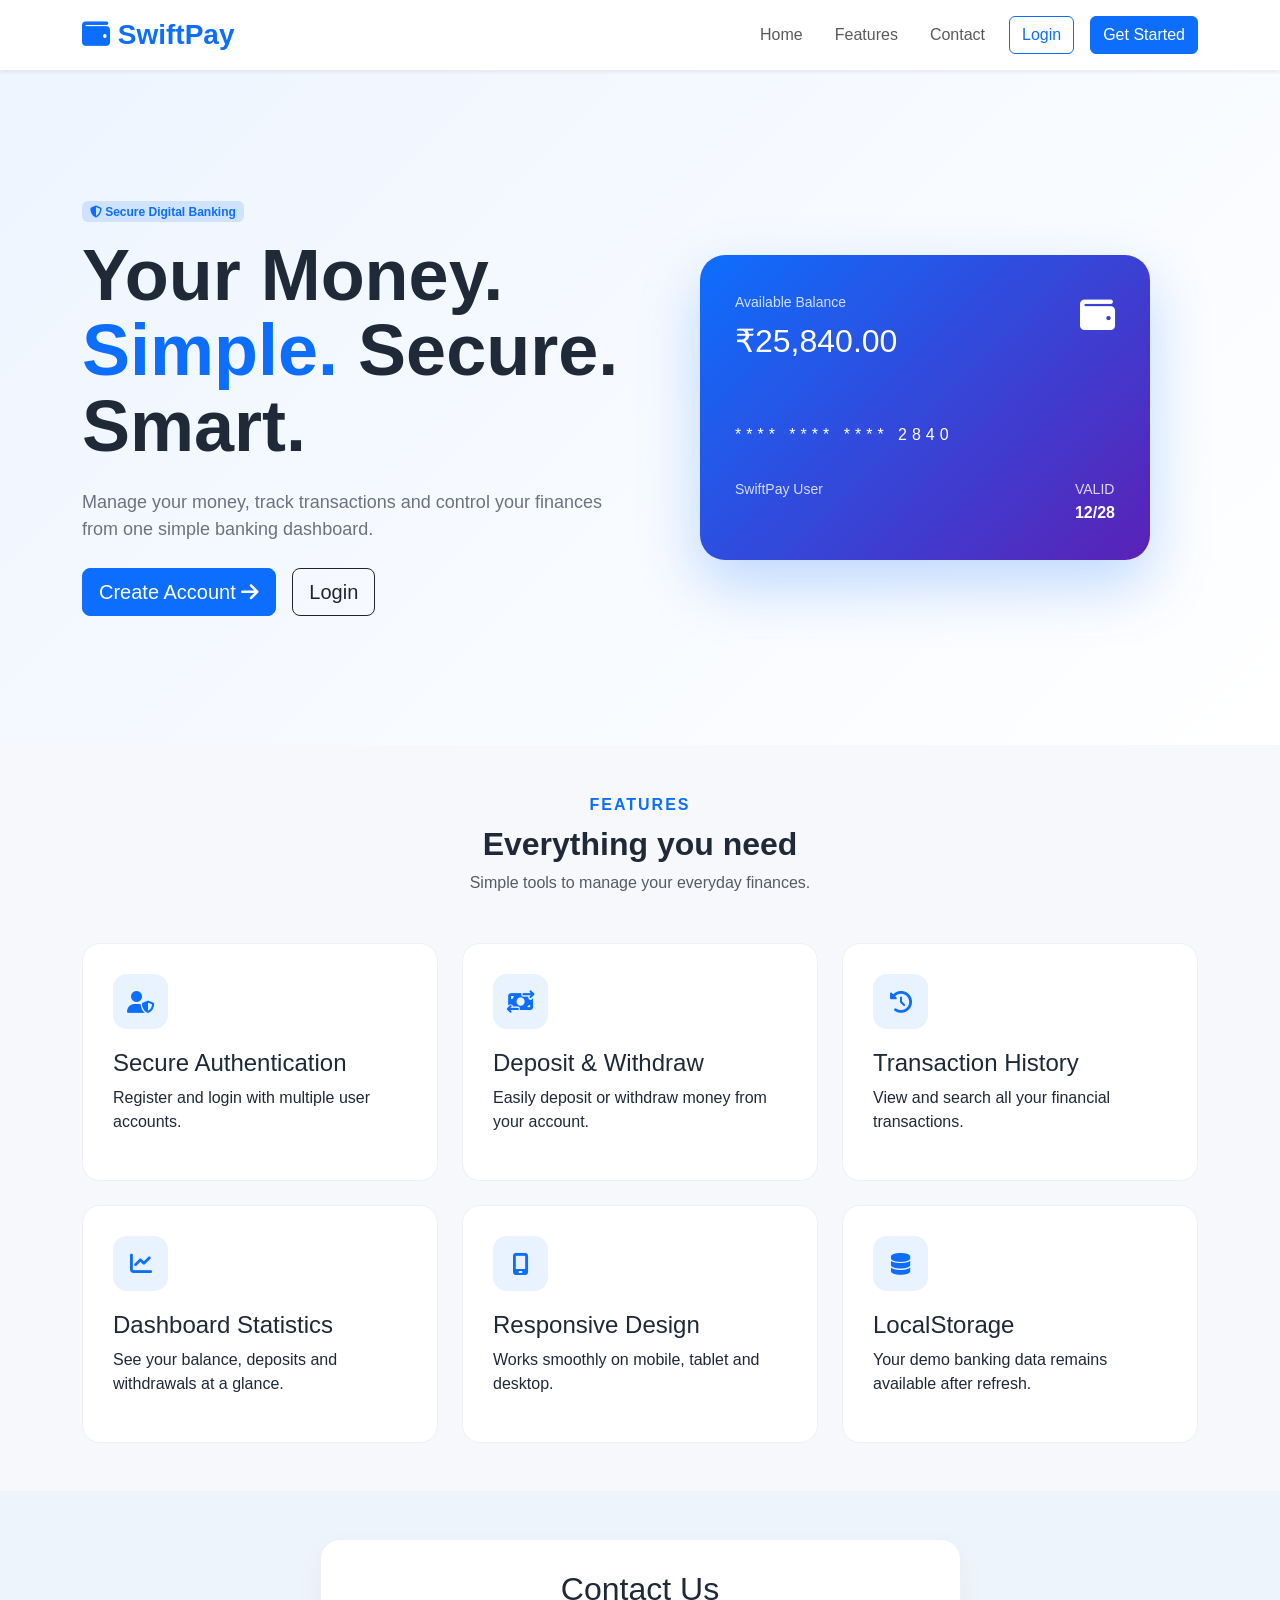
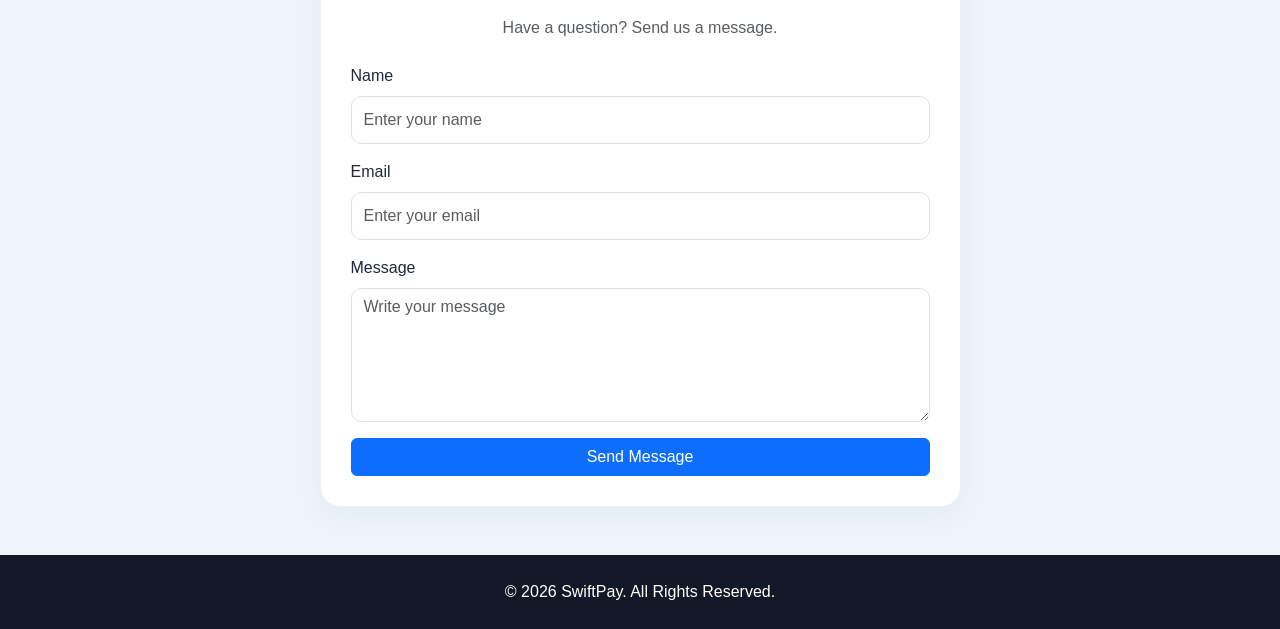
<file: index.html>
<!DOCTYPE html>
<html lang="en">

<head>
    <meta charset="UTF-8">
    <meta name="viewport" content="width=device-width, initial-scale=1.0">

    <title>SwiftPay - Digital Banking</title>

    <link href="https://cdn.jsdelivr.net/npm/bootstrap@5.3.3/dist/css/bootstrap.min.css" rel="stylesheet">

    <link rel="stylesheet" href="https://cdnjs.cloudflare.com/ajax/libs/font-awesome/6.5.2/css/all.min.css">

    <link rel="stylesheet" href="CSS/style.css">
</head>

<body>

    <nav class="navbar navbar-expand-lg bg-white shadow-sm">
        <div class="container">

            <a class="navbar-brand fw-bold text-primary fs-3" href="index.html">
                <i class="fa-solid fa-wallet"></i>
                SwiftPay
            </a>

            <button class="navbar-toggler" type="button" data-bs-toggle="collapse" data-bs-target="#mainNavbar">
                <span class="navbar-toggler-icon"></span>
            </button>

            <div class="collapse navbar-collapse" id="mainNavbar">

                <ul class="navbar-nav ms-auto align-items-lg-center gap-lg-3">

                    <li class="nav-item">
                        <a class="nav-link" href="#home">Home</a>
                    </li>

                    <li class="nav-item">
                        <a class="nav-link" href="#features">Features</a>
                    </li>

                    <li class="nav-item">
                        <a class="nav-link" href="#contact">Contact</a>
                    </li>

                    <li class="nav-item">
                        <a href="banking-app/login.html" class="btn btn-outline-primary">
                            Login
                        </a>
                    </li>

                    <li class="nav-item">
                        <a href="banking-app/login.html" class="btn btn-primary">
                            Get Started
                        </a>
                    </li>

                </ul>

            </div>
        </div>
    </nav>


    <!-- HERO -->

    <section id="home" class="hero-section">
        <div class="container">

            <div class="row align-items-center min-vh-75">

                <div class="col-lg-6">

                    <span class="badge bg-primary-subtle text-primary mb-3">
                        <i class="fa-solid fa-shield-halved"></i>
                        Secure Digital Banking
                    </span>

                    <h1 class="hero-title">
                        Your Money.
                        <span>Simple.</span>
                        Secure. Smart.
                    </h1>

                    <p class="hero-text">
                        Manage your money, track transactions and control
                        your finances from one simple banking dashboard.
                    </p>

                    <div class="d-flex gap-3 flex-wrap">

                        <a href="banking-app/login.html" class="btn btn-primary btn-lg">
                            Create Account
                            <i class="fa-solid fa-arrow-right"></i>
                        </a>

                        <a href="banking-app/login.html" class="btn btn-outline-dark btn-lg">
                            Login
                        </a>

                    </div>

                </div>


                <div class="col-lg-6 mt-5 mt-lg-0">

                    <div class="hero-card">

                        <div class="d-flex justify-content-between">
                            <div>
                                <small>Available Balance</small>
                                <h2>₹25,840.00</h2>
                            </div>

                            <div class="hero-icon">
                                <i class="fa-solid fa-wallet"></i>
                            </div>
                        </div>

                        <div class="card-number">
                            **** **** **** 2840
                        </div>

                        <div class="d-flex justify-content-between">
                            <div>
                                <small>SwiftPay User</small>
                            </div>

                            <div>
                                <small>VALID</small>
                                <br>
                                <strong>12/28</strong>
                            </div>
                        </div>

                    </div>

                </div>

            </div>

        </div>
    </section>


    <!-- FEATURES -->

    <section id="features" class="py-5">

        <div class="container">

            <div class="text-center mb-5">
                <span class="section-label">FEATURES</span>

                <h2 class="fw-bold mt-2">
                    Everything you need
                </h2>

                <p class="text-muted">
                    Simple tools to manage your everyday finances.
                </p>
            </div>


            <div class="row g-4">

                <div class="col-md-6 col-lg-4">
                    <div class="feature-card">
                        <div class="feature-icon">
                            <i class="fa-solid fa-user-shield"></i>
                        </div>

                        <h4>Secure Authentication</h4>

                        <p>
                            Register and login with multiple user accounts.
                        </p>
                    </div>
                </div>


                <div class="col-md-6 col-lg-4">
                    <div class="feature-card">
                        <div class="feature-icon">
                            <i class="fa-solid fa-money-bill-transfer"></i>
                        </div>

                        <h4>Deposit & Withdraw</h4>

                        <p>
                            Easily deposit or withdraw money from your account.
                        </p>
                    </div>
                </div>


                <div class="col-md-6 col-lg-4">
                    <div class="feature-card">
                        <div class="feature-icon">
                            <i class="fa-solid fa-clock-rotate-left"></i>
                        </div>

                        <h4>Transaction History</h4>

                        <p>
                            View and search all your financial transactions.
                        </p>
                    </div>
                </div>


                <div class="col-md-6 col-lg-4">
                    <div class="feature-card">
                        <div class="feature-icon">
                            <i class="fa-solid fa-chart-line"></i>
                        </div>

                        <h4>Dashboard Statistics</h4>

                        <p>
                            See your balance, deposits and withdrawals at a glance.
                        </p>
                    </div>
                </div>


                <div class="col-md-6 col-lg-4">
                    <div class="feature-card">
                        <div class="feature-icon">
                            <i class="fa-solid fa-mobile-screen"></i>
                        </div>

                        <h4>Responsive Design</h4>

                        <p>
                            Works smoothly on mobile, tablet and desktop.
                        </p>
                    </div>
                </div>


                <div class="col-md-6 col-lg-4">
                    <div class="feature-card">
                        <div class="feature-icon">
                            <i class="fa-solid fa-database"></i>
                        </div>

                        <h4>LocalStorage</h4>

                        <p>
                            Your demo banking data remains available after refresh.
                        </p>
                    </div>
                </div>

            </div>

        </div>

    </section>


    <!-- CONTACT -->

    <section id="contact" class="contact-section py-5">

        <div class="container">

            <div class="row justify-content-center">

                <div class="col-lg-7">

                    <div class="form-card">

                        <div class="text-center mb-4">

                            <h2>Contact Us</h2>

                            <p class="text-muted">
                                Have a question? Send us a message.
                            </p>

                        </div>


                        <form id="contactForm">

                            <div class="mb-3">

                                <label class="form-label">
                                    Name
                                </label>

                                <input type="text" id="contactName" class="form-control" placeholder="Enter your name"
                                    required>

                            </div>


                            <div class="mb-3">

                                <label class="form-label">
                                    Email
                                </label>

                                <input type="email" id="contactEmail" class="form-control"
                                    placeholder="Enter your email" required>

                            </div>


                            <div class="mb-3">

                                <label class="form-label">
                                    Message
                                </label>

                                <textarea id="contactMessage" class="form-control" rows="5"
                                    placeholder="Write your message" required></textarea>

                            </div>


                            <button class="btn btn-primary w-100">
                                Send Message
                            </button>

                        </form>

                    </div>

                </div>

            </div>

        </div>

    </section>


    <footer class="footer">
        <div class="container text-center">
            <p class="mb-0">
                © 2026 SwiftPay. All Rights Reserved.
            </p>
        </div>
    </footer>


    <div id="toastContainer"></div>


    <script src="https://cdn.jsdelivr.net/npm/bootstrap@5.3.3/dist/js/bootstrap.bundle.min.js"></script>

    <script src="JavaScript/app.js"></script>

</body>

</html>
</file>
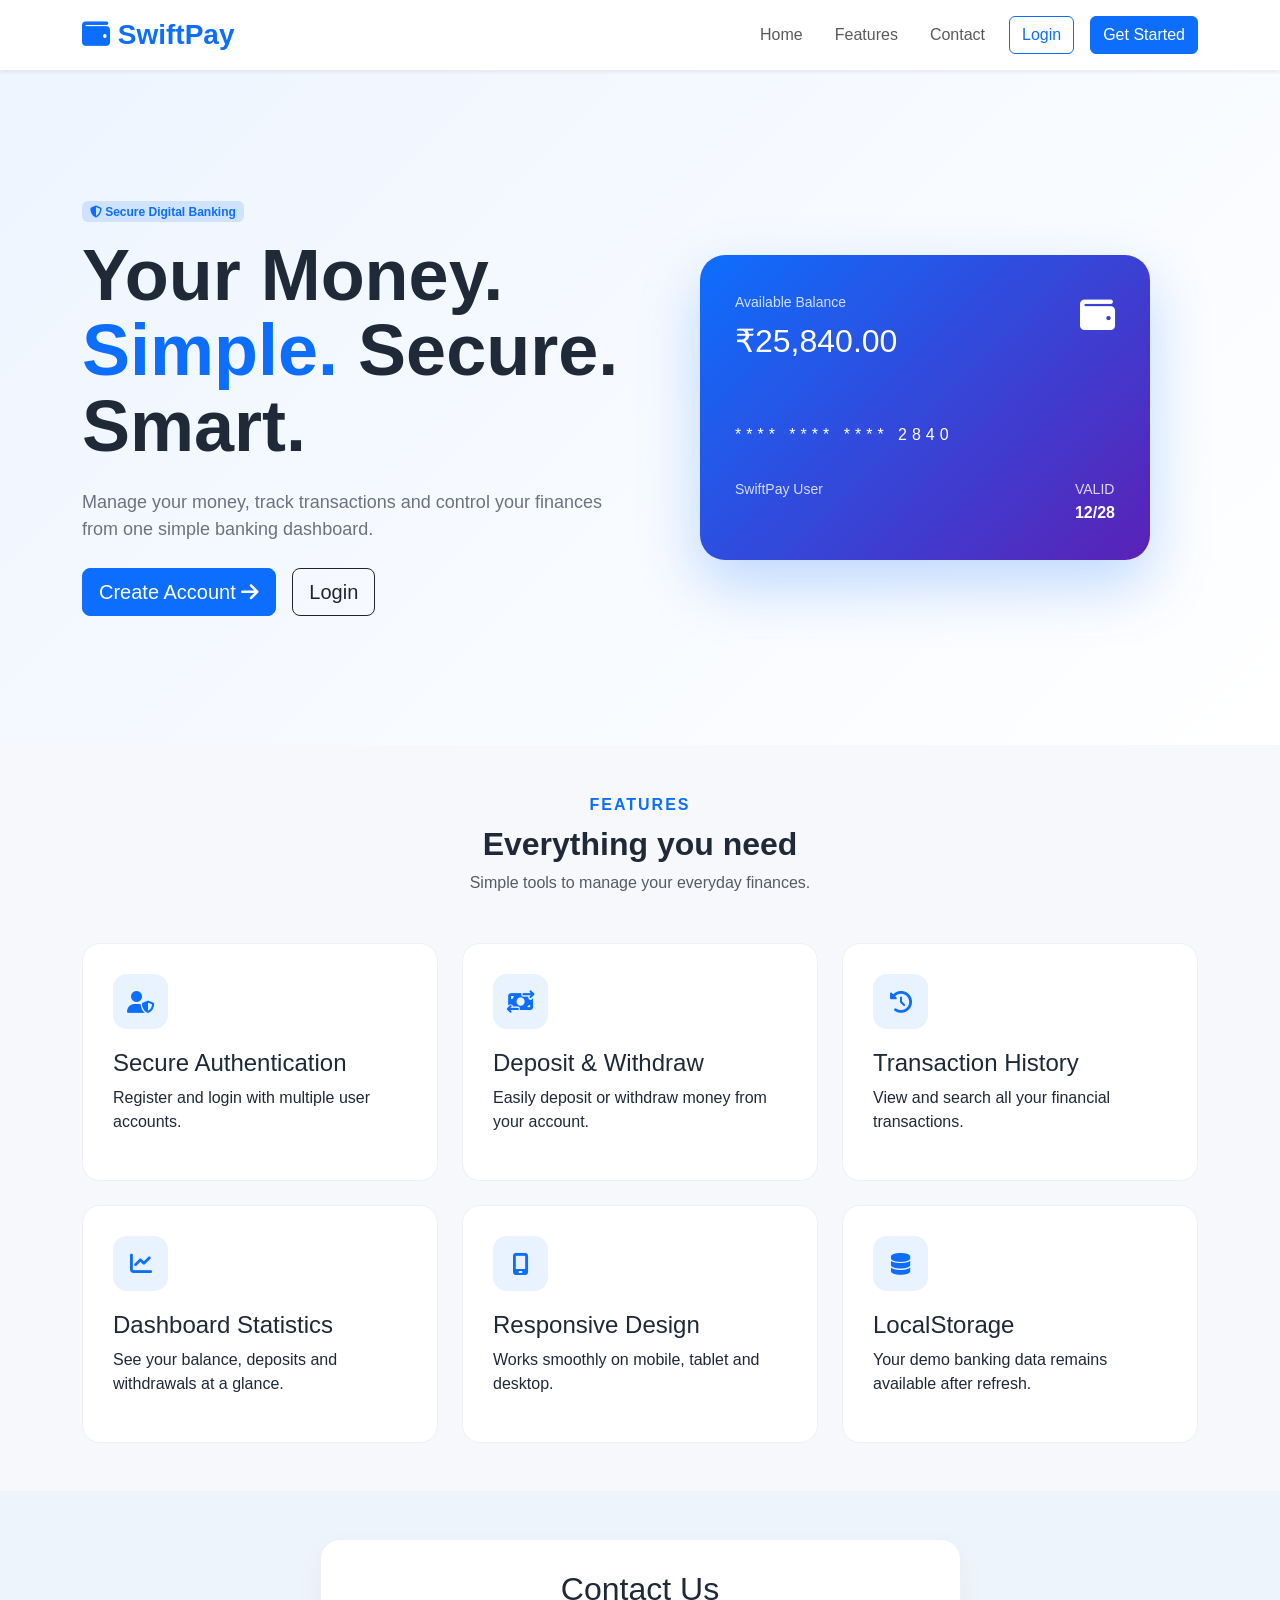
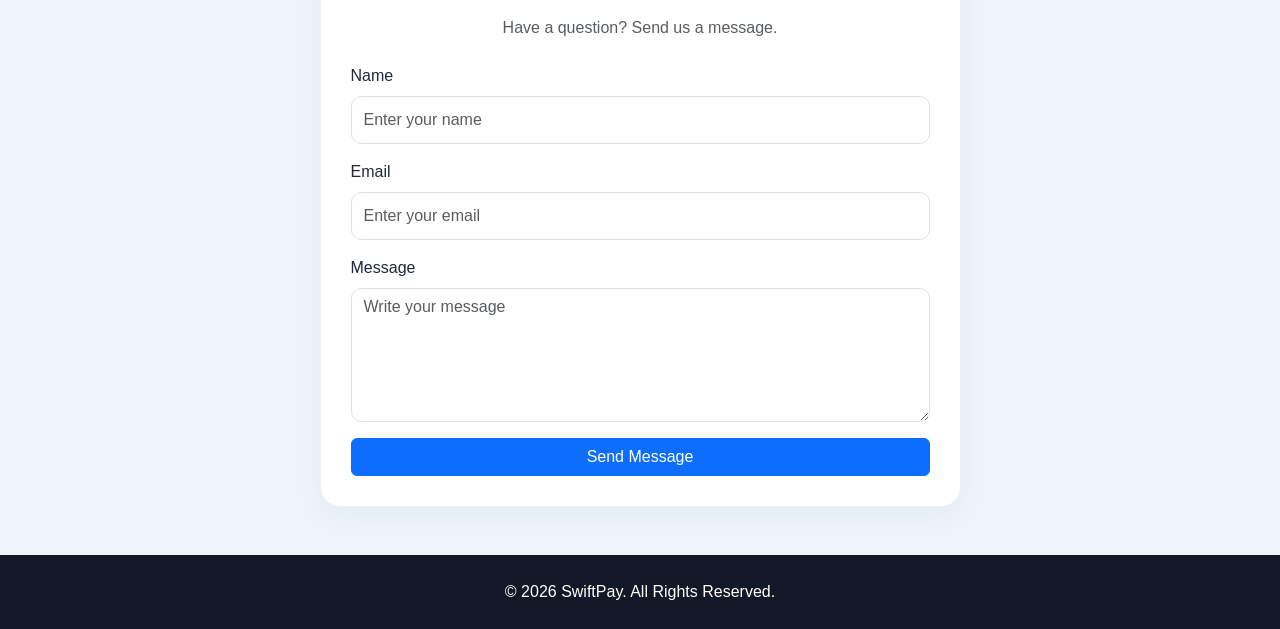
<file: banking-app/index.html>
<!DOCTYPE html>
<html lang="en">

<head>
    <meta charset="UTF-8">
    <meta name="viewport" content="width=device-width, initial-scale=1.0">

    <title>SwiftPay - Digital Banking</title>

    <link href="https://cdn.jsdelivr.net/npm/bootstrap@5.3.3/dist/css/bootstrap.min.css" rel="stylesheet">

    <link rel="stylesheet" href="https://cdnjs.cloudflare.com/ajax/libs/font-awesome/6.5.2/css/all.min.css">

    <link rel="stylesheet" href="../CSS/style.css">
</head>

<body>

    <nav class="navbar navbar-expand-lg bg-white shadow-sm">
        <div class="container">

            <a class="navbar-brand fw-bold text-primary fs-3" href="index.html">
                <i class="fa-solid fa-wallet"></i>
                SwiftPay
            </a>

            <button class="navbar-toggler" type="button" data-bs-toggle="collapse" data-bs-target="#mainNavbar">
                <span class="navbar-toggler-icon"></span>
            </button>

            <div class="collapse navbar-collapse" id="mainNavbar">

                <ul class="navbar-nav ms-auto align-items-lg-center gap-lg-3">

                    <li class="nav-item">
                        <a class="nav-link" href="#home">Home</a>
                    </li>

                    <li class="nav-item">
                        <a class="nav-link" href="#features">Features</a>
                    </li>

                    <li class="nav-item">
                        <a class="nav-link" href="#contact">Contact</a>
                    </li>

                    <li class="nav-item">
                        <a href="login.html" class="btn btn-outline-primary">
                            Login
                        </a>
                    </li>

                    <li class="nav-item">
                        <a href="signup.html" class="btn btn-primary">
                            Get Started
                        </a>
                    </li>

                </ul>

            </div>
        </div>
    </nav>


    <!-- HERO -->

    <section id="home" class="hero-section">
        <div class="container">

            <div class="row align-items-center min-vh-75">

                <div class="col-lg-6">

                    <span class="badge bg-primary-subtle text-primary mb-3">
                        <i class="fa-solid fa-shield-halved"></i>
                        Secure Digital Banking
                    </span>

                    <h1 class="hero-title">
                        Your Money.
                        <span>Simple.</span>
                        Secure. Smart.
                    </h1>

                    <p class="hero-text">
                        Manage your money, track transactions and control
                        your finances from one simple banking dashboard.
                    </p>

                    <div class="d-flex gap-3 flex-wrap">

                        <a href="signup.html" class="btn btn-primary btn-lg">
                            Create Account
                            <i class="fa-solid fa-arrow-right"></i>
                        </a>

                        <a href="login.html" class="btn btn-outline-dark btn-lg">
                            Login
                        </a>

                    </div>

                </div>


                <div class="col-lg-6 mt-5 mt-lg-0">

                    <div class="hero-card">

                        <div class="d-flex justify-content-between">
                            <div>
                                <small>Available Balance</small>
                                <h2>₹25,840.00</h2>
                            </div>

                            <div class="hero-icon">
                                <i class="fa-solid fa-wallet"></i>
                            </div>
                        </div>

                        <div class="card-number">
                            **** **** **** 2840
                        </div>

                        <div class="d-flex justify-content-between">
                            <div>
                                <small>SwiftPay User</small>
                            </div>

                            <div>
                                <small>VALID</small>
                                <br>
                                <strong>12/28</strong>
                            </div>
                        </div>

                    </div>

                </div>

            </div>

        </div>
    </section>


    <!-- FEATURES -->

    <section id="features" class="py-5">

        <div class="container">

            <div class="text-center mb-5">
                <span class="section-label">FEATURES</span>

                <h2 class="fw-bold mt-2">
                    Everything you need
                </h2>

                <p class="text-muted">
                    Simple tools to manage your everyday finances.
                </p>
            </div>


            <div class="row g-4">

                <div class="col-md-6 col-lg-4">
                    <div class="feature-card">
                        <div class="feature-icon">
                            <i class="fa-solid fa-user-shield"></i>
                        </div>

                        <h4>Secure Authentication</h4>

                        <p>
                            Register and login with multiple user accounts.
                        </p>
                    </div>
                </div>


                <div class="col-md-6 col-lg-4">
                    <div class="feature-card">
                        <div class="feature-icon">
                            <i class="fa-solid fa-money-bill-transfer"></i>
                        </div>

                        <h4>Deposit & Withdraw</h4>

                        <p>
                            Easily deposit or withdraw money from your account.
                        </p>
                    </div>
                </div>


                <div class="col-md-6 col-lg-4">
                    <div class="feature-card">
                        <div class="feature-icon">
                            <i class="fa-solid fa-clock-rotate-left"></i>
                        </div>

                        <h4>Transaction History</h4>

                        <p>
                            View and search all your financial transactions.
                        </p>
                    </div>
                </div>


                <div class="col-md-6 col-lg-4">
                    <div class="feature-card">
                        <div class="feature-icon">
                            <i class="fa-solid fa-chart-line"></i>
                        </div>

                        <h4>Dashboard Statistics</h4>

                        <p>
                            See your balance, deposits and withdrawals at a glance.
                        </p>
                    </div>
                </div>


                <div class="col-md-6 col-lg-4">
                    <div class="feature-card">
                        <div class="feature-icon">
                            <i class="fa-solid fa-mobile-screen"></i>
                        </div>

                        <h4>Responsive Design</h4>

                        <p>
                            Works smoothly on mobile, tablet and desktop.
                        </p>
                    </div>
                </div>


                <div class="col-md-6 col-lg-4">
                    <div class="feature-card">
                        <div class="feature-icon">
                            <i class="fa-solid fa-database"></i>
                        </div>

                        <h4>LocalStorage</h4>

                        <p>
                            Your demo banking data remains available after refresh.
                        </p>
                    </div>
                </div>

            </div>

        </div>

    </section>


    <!-- CONTACT -->

    <section id="contact" class="contact-section py-5">

        <div class="container">

            <div class="row justify-content-center">

                <div class="col-lg-7">

                    <div class="form-card">

                        <div class="text-center mb-4">

                            <h2>Contact Us</h2>

                            <p class="text-muted">
                                Have a question? Send us a message.
                            </p>

                        </div>


                        <form id="contactForm">

                            <div class="mb-3">

                                <label class="form-label">
                                    Name
                                </label>

                                <input type="text" id="contactName" class="form-control" placeholder="Enter your name"
                                    required>

                            </div>


                            <div class="mb-3">

                                <label class="form-label">
                                    Email
                                </label>

                                <input type="email" id="contactEmail" class="form-control"
                                    placeholder="Enter your email" required>

                            </div>


                            <div class="mb-3">

                                <label class="form-label">
                                    Message
                                </label>

                                <textarea id="contactMessage" class="form-control" rows="5"
                                    placeholder="Write your message" required></textarea>

                            </div>


                            <button class="btn btn-primary w-100">
                                Send Message
                            </button>

                        </form>

                    </div>

                </div>

            </div>

        </div>

    </section>


    <footer class="footer">
        <div class="container text-center">
            <p class="mb-0">
                © 2026 SwiftPay. All Rights Reserved.
            </p>
        </div>
    </footer>


    <div id="toastContainer"></div>


    <script src="https://cdn.jsdelivr.net/npm/bootstrap@5.3.3/dist/js/bootstrap.bundle.min.js"></script>

    <script src="../JavaScript/app.js"></script>

</body>

</html>
</file>
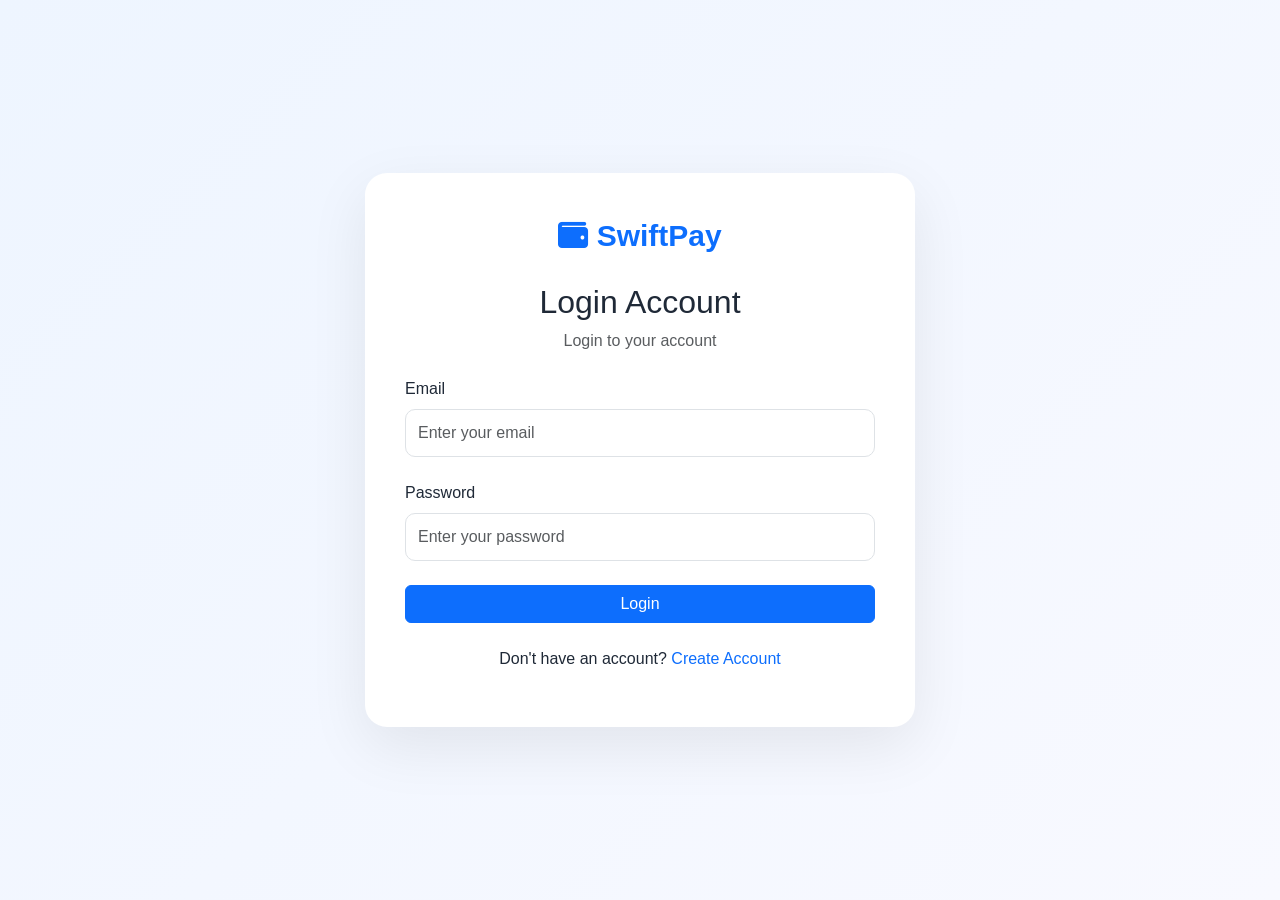
<file: banking-app/banking.html>
<!DOCTYPE html>
<html lang="en">

<head>

    <meta charset="UTF-8">

    <meta
        name="viewport"
        content="width=device-width, initial-scale=1.0"
    >

    <title>Banking - SwiftPay</title>

    <link
        href="https://cdn.jsdelivr.net/npm/bootstrap@5.3.3/dist/css/bootstrap.min.css"
        rel="stylesheet"
    >

    <link
        rel="stylesheet"
        href="https://cdnjs.cloudflare.com/ajax/libs/font-awesome/6.5.2/css/all.min.css"
    >
    
    <link rel="stylesheet" href="../CSS/style.css">

</head>


<body>


<nav class="navbar navbar-expand-lg bg-white shadow-sm">

    <div class="container">

        <a
            class="navbar-brand fw-bold text-primary fs-3"
            href="dashboard.html"
        >

            <i class="fa-solid fa-wallet"></i>
            SwiftPay

        </a>


        <button
            class="navbar-toggler"
            data-bs-toggle="collapse"
            data-bs-target="#bankingNav"
        >

            <span class="navbar-toggler-icon"></span>

        </button>


        <div class="collapse navbar-collapse" id="bankingNav">

            <ul class="navbar-nav ms-auto align-items-lg-center gap-lg-3">

                <li class="nav-item">
                    <a
                        class="nav-link"
                        href="dashboard.html"
                    >
                        Dashboard
                    </a>
                </li>

                <li class="nav-item">
                    <a
                        class="nav-link active"
                        href="banking.html"
                    >
                        Banking
                    </a>
                </li>

                <li class="nav-item">
                    <span
                        id="navUserName"
                        class="nav-link fw-semibold">
                    </span>
                </li>

                <li class="nav-item">

                    <button
                        id="logoutBtn"
                        class="btn btn-outline-danger"
                    >

                        <i class="fa-solid fa-right-from-bracket"></i>
                        Logout

                    </button>

                </li>

            </ul>

        </div>

    </div>

</nav>


<main class="container py-5">


    <div class="mb-5">

        <p class="text-muted mb-1">
            Banking Services
        </p>

        <h2>
            Manage Your Money
        </h2>

    </div>


    <!-- BALANCE -->

    <div class="balance-banner mb-5">

        <div>

            <p class="mb-1">
                Available Balance
            </p>

            <h1 id="bankBalance">
                ₹0.00
            </h1>

        </div>


        <i class="fa-solid fa-wallet"></i>

    </div>


    <div class="row g-4">


        <!-- DEPOSIT -->

        <div class="col-lg-6" id="deposit">

            <div class="form-card">

                <div class="form-heading">

                    <div class="transaction-icon credit">
                        <i class="fa-solid fa-arrow-down"></i>
                    </div>

                    <div>
                        <h4>Deposit Money</h4>
                        <p>Add money to your account</p>
                    </div>

                </div>


                <form id="depositForm">

                    <label class="form-label">
                        Amount
                    </label>

                    <div class="input-group mb-3">

                        <span class="input-group-text">
                            ₹
                        </span>

                        <input
                            type="number"
                            id="depositAmount"
                            class="form-control"
                            min="1"
                            step="0.01"
                            placeholder="Enter amount"
                            required
                        >

                    </div>


                    <button
                        type="submit"
                        class="btn btn-success w-100"
                    >

                        <i class="fa-solid fa-plus"></i>
                        Deposit

                    </button>

                </form>

            </div>

        </div>


        <!-- WITHDRAW -->

        <div class="col-lg-6" id="withdraw">

            <div class="form-card">

                <div class="form-heading">

                    <div class="transaction-icon debit">
                        <i class="fa-solid fa-arrow-up"></i>
                    </div>

                    <div>
                        <h4>Withdraw Money</h4>
                        <p>Withdraw money from your account</p>
                    </div>

                </div>


                <form id="withdrawForm">

                    <label class="form-label">
                        Amount
                    </label>

                    <div class="input-group mb-3">

                        <span class="input-group-text">
                            ₹
                        </span>

                        <input
                            type="number"
                            id="withdrawAmount"
                            class="form-control"
                            min="1"
                            step="0.01"
                            placeholder="Enter amount"
                            required
                        >

                    </div>


                    <button
                        type="submit"
                        class="btn btn-danger w-100"
                    >

                        <i class="fa-solid fa-minus"></i>
                        Withdraw

                    </button>

                </form>

            </div>

        </div>


    </div>


    <!-- TRANSACTIONS -->

    <section id="transactions" class="section-card mt-5">

        <div class="d-flex justify-content-between align-items-center mb-4">

            <div>

                <h4>
                    Transaction History
                </h4>

                <p class="text-muted mb-0">
                    Search and filter your transactions
                </p>

            </div>

        </div>


        <!-- SEARCH -->

        <div class="row g-3 mb-4">

            <div class="col-md-6">

                <div class="input-group">

                    <span class="input-group-text">
                        <i class="fa-solid fa-search"></i>
                    </span>

                    <input
                        type="text"
                        id="transactionSearch"
                        class="form-control"
                        placeholder="Search transactions..."
                    >

                </div>

            </div>


            <div class="col-md-3">

                <select
                    id="transactionFilter"
                    class="form-select"
                >

                    <option value="all">
                        All Transactions
                    </option>

                    <option value="credit">
                        Credit
                    </option>

                    <option value="debit">
                        Debit
                    </option>

                </select>

            </div>


            <div class="col-md-3">

                <button
                    id="clearFilters"
                    class="btn btn-outline-secondary w-100"
                >

                    Clear Filters

                </button>

            </div>

        </div>


        <div id="transactionList">

        </div>


    </section>


</main>


<div id="toastContainer"></div>


<script src="https://cdn.jsdelivr.net/npm/bootstrap@5.3.3/dist/js/bootstrap.bundle.min.js"></script>

<script src="../JavaScript/app.js"></script>
<script src="../JavaScript/auth.js"></script>
<script src="../JavaScript/banking.js"></script>
<script src="../JavaScript/transaction.js"></script>

</body>

</html>
</file>
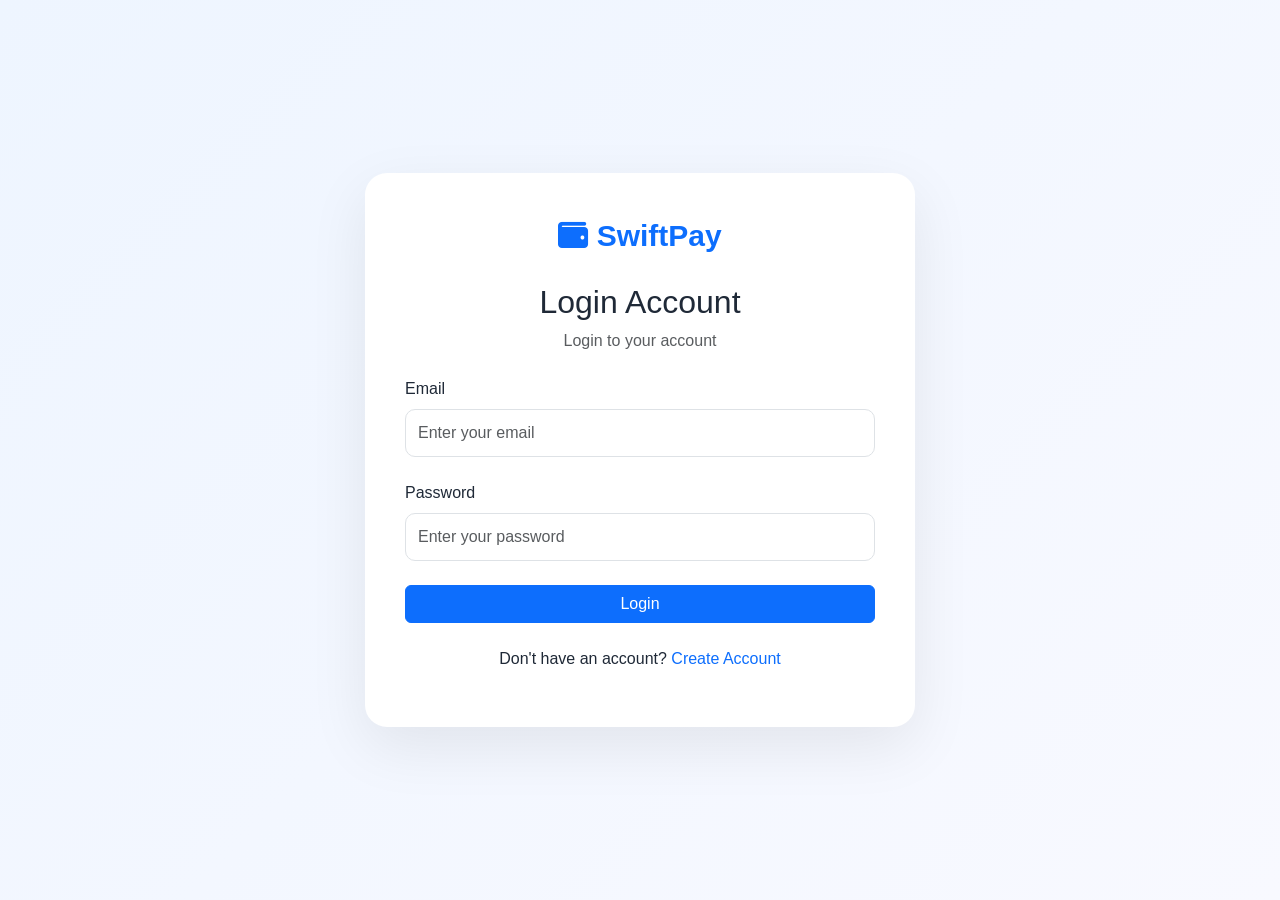
<file: banking-app/dashboard.html>
<!DOCTYPE html>
<html lang="en">

<head>

    <meta charset="UTF-8">

    <meta
        name="viewport"
        content="width=device-width, initial-scale=1.0"
    >

    <title>Dashboard - SwiftPay</title>

    <!-- Bootstrap -->
    <link
        href="https://cdn.jsdelivr.net/npm/bootstrap@5.3.3/dist/css/bootstrap.min.css"
        rel="stylesheet"
    >

    <!-- Font Awesome -->
    <link
        rel="stylesheet"
        href="https://cdnjs.cloudflare.com/ajax/libs/font-awesome/6.5.2/css/all.min.css"
    >

    <!-- Custom CSS -->
    <link
        rel="stylesheet"
        href="../CSS/style.css"
    >

</head>


<body class="dashboard-body">


<!-- =========================
     NAVBAR
========================= -->

<nav class="navbar navbar-expand-lg bg-white shadow-sm">

    <div class="container">

        <a
            class="navbar-brand fw-bold text-primary fs-3"
            href="dashboard.html"
        >

            <i class="fa-solid fa-wallet"></i>

            SwiftPay

        </a>


        <button
            class="navbar-toggler"
            type="button"
            data-bs-toggle="collapse"
            data-bs-target="#dashboardNav"
        >

            <span class="navbar-toggler-icon"></span>

        </button>


        <div
            class="collapse navbar-collapse"
            id="dashboardNav"
        >

            <ul class="navbar-nav ms-auto align-items-lg-center gap-lg-3">

                <li class="nav-item">

                    <a
                        class="nav-link active"
                        href="dashboard.html"
                    >
                        Dashboard
                    </a>

                </li>


                <li class="nav-item">

                    <a
                        class="nav-link"
                        href="banking.html"
                    >
                        Banking
                    </a>

                </li>


                <li class="nav-item">

                    <span
                        id="navUserName"
                        class="nav-link fw-semibold"
                    >
                    </span>

                </li>


                <li class="nav-item">

                    <button
                        id="logoutBtn"
                        class="btn btn-outline-danger"
                    >

                        <i class="fa-solid fa-right-from-bracket"></i>

                        Logout

                    </button>

                </li>

            </ul>

        </div>

    </div>

</nav>


<!-- =========================
     MAIN
========================= -->

<main class="container py-5">


    <!-- WELCOME -->

    <div class="mb-4">

        <p class="text-muted mb-1">
            Welcome back,
        </p>

        <h2 id="welcomeUser">
            User
        </h2>

    </div>


    <!-- =========================
         STATISTICS
    ========================= -->

    <div class="row g-4 mb-5">


        <!-- BALANCE -->

        <div class="col-md-6 col-lg-3">

            <div class="stat-card">

                <div class="stat-icon">

                    <i class="fa-solid fa-wallet"></i>

                </div>

                <p>Balance</p>

                <h3 id="balanceAmount">
                    ₹0.00
                </h3>

            </div>

        </div>


        <!-- DEPOSITS -->

        <div class="col-md-6 col-lg-3">

            <div class="stat-card">

                <div class="stat-icon success">

                    <i class="fa-solid fa-arrow-down"></i>

                </div>

                <p>Total Deposits</p>

                <h3 id="totalDeposits">
                    ₹0.00
                </h3>

            </div>

        </div>


        <!-- WITHDRAWALS -->

        <div class="col-md-6 col-lg-3">

            <div class="stat-card">

                <div class="stat-icon danger">

                    <i class="fa-solid fa-arrow-up"></i>

                </div>

                <p>Total Withdrawals</p>

                <h3 id="totalWithdrawals">
                    ₹0.00
                </h3>

            </div>

        </div>


        <!-- TRANSACTIONS -->

        <div class="col-md-6 col-lg-3">

            <div class="stat-card">

                <div class="stat-icon purple">

                    <i class="fa-solid fa-receipt"></i>

                </div>

                <p>Transactions</p>

                <h3 id="transactionCount">
                    0
                </h3>

            </div>

        </div>

    </div>


    <!-- =========================
         QUICK ACTIONS
    ========================= -->

    <div class="section-card mb-5">

        <h4 class="mb-4">
            Quick Actions
        </h4>


        <div class="row g-3">


            <div class="col-md-4">

                <a
                    href="banking.html#deposit"
                    class="quick-action"
                >

                    <i class="fa-solid fa-circle-plus"></i>

                    <span>
                        Deposit Money
                    </span>

                </a>

            </div>


            <div class="col-md-4">

                <a
                    href="banking.html#withdraw"
                    class="quick-action"
                >

                    <i class="fa-solid fa-money-bill-transfer"></i>

                    <span>
                        Withdraw Money
                    </span>

                </a>

            </div>


            <div class="col-md-4">

                <a
                    href="banking.html#transactions"
                    class="quick-action"
                >

                    <i class="fa-solid fa-clock-rotate-left"></i>

                    <span>
                        View Transactions
                    </span>

                </a>

            </div>

        </div>

    </div>


    <!-- =========================
         RECENT TRANSACTIONS
    ========================= -->

    <div class="section-card">

        <div class="d-flex justify-content-between align-items-center mb-4">

            <h4 class="mb-0">
                Recent Transactions
            </h4>

            <a href="banking.html#transactions">
                View All
            </a>

        </div>


        <div id="recentTransactions">

        </div>

    </div>


</main>


<!-- Toast -->

<div id="toastContainer"></div>


<!-- Bootstrap JS -->

<script
    src="https://cdn.jsdelivr.net/npm/bootstrap@5.3.3/dist/js/bootstrap.bundle.min.js">
</script>


<!-- =========================
     JAVASCRIPT
========================= -->

<!-- Common functions FIRST -->
<script src="../JavaScript/app.js"></script>

<!-- Authentication -->
<script src="../JavaScript/auth.js"></script>

<!-- Transaction functions -->
<script src="../JavaScript/transaction.js"></script>


</body>

</html>
</file>
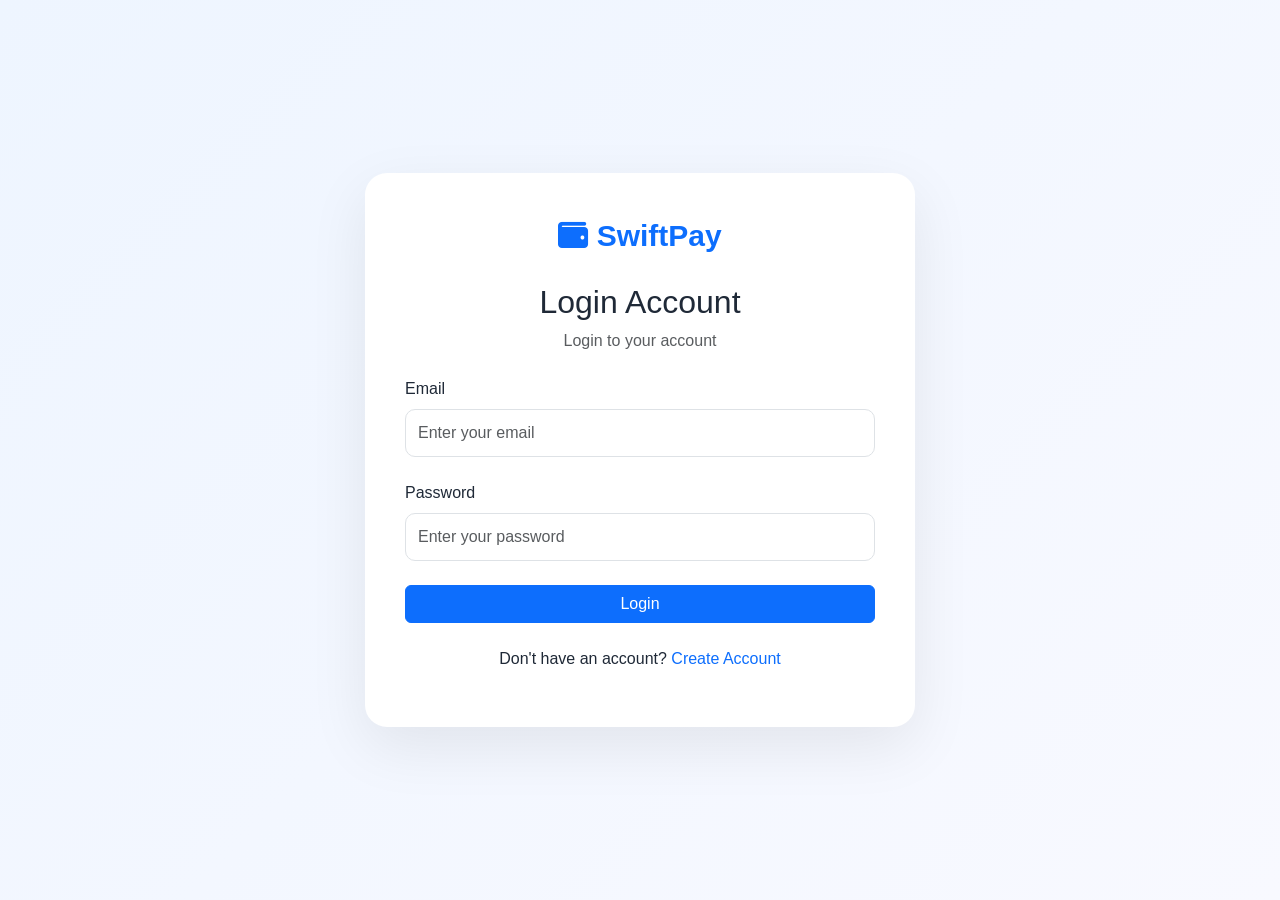
<file: banking-app/login.html>
<!DOCTYPE html>
<html lang="en">

<head>
    <meta charset="UTF-8">
    <meta name="viewport" content="width=device-width, initial-scale=1.0">

    <title>FinBank - Login</title>

    <link href="https://cdn.jsdelivr.net/npm/bootstrap@5.3.3/dist/css/bootstrap.min.css" rel="stylesheet">

    <link rel="stylesheet" href="https://cdnjs.cloudflare.com/ajax/libs/font-awesome/6.5.2/css/all.min.css">

    <!-- CSS is outside banking-app folder -->
    <link rel="stylesheet" href="../CSS/style.css">
</head>

<body class="auth-body">

    <div class="auth-container">

        <div class="auth-card">

            <div class="text-center mb-4">

                <a href="../index.html" class="auth-logo">

                    <i class="fa-solid fa-wallet"></i>

                    SwiftPay

                </a>

                <h2>
                    Login Account
                </h2>

                <p class="text-muted">
                    Login to your account
                </p>

            </div>

            <form id="loginForm">

                <!-- EMAIL -->

                <div class="mb-4">

                    <label for="loginEmail" class="form-label">

                        Email

                    </label>

                    <input type="email" id="loginEmail" class="form-control" placeholder="Enter your email" required>

                </div>


                <!-- PASSWORD -->

                <div class="mb-4">

                    <label for="loginPassword" class="form-label">

                        Password

                    </label>

                    <input type="password" id="loginPassword" class="form-control" placeholder="Enter your password"
                        required>

                </div>


                <!-- LOGIN BUTTON -->

                <button type="submit" id="loginBtn" class="btn btn-primary w-100">

                    Login

                </button>

            </form>


            <p class="text-center mt-4">

                Don't have an account?

                <a href="signup.html">
                    Create Account
                </a>

            </p>

        </div>
    </div>


    <!-- JavaScript is outside banking-app folder -->

    <script src="../JavaScript/app.js"></script>
    <script src="../JavaScript/auth.js"></script>

</body>

</html>
</file>
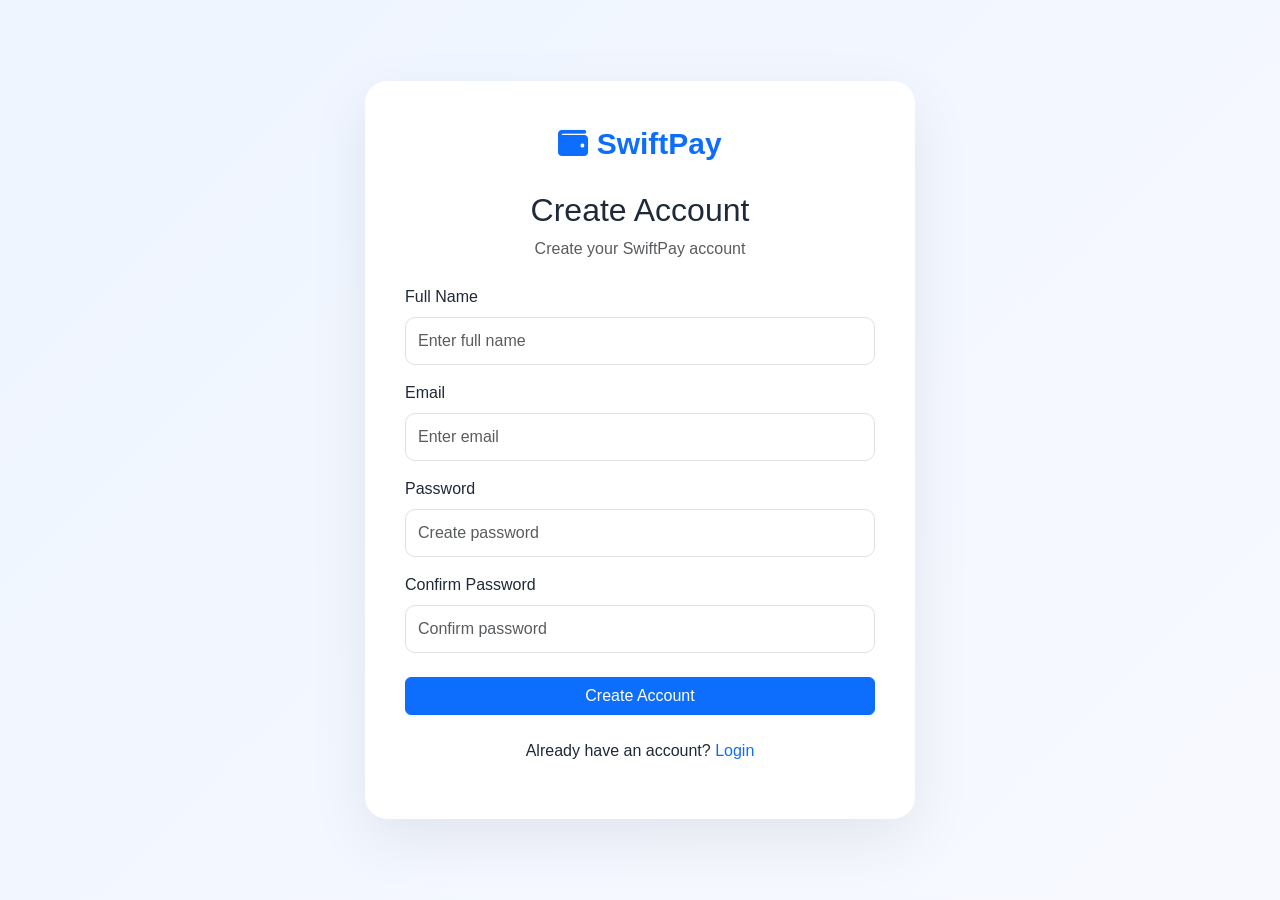
<file: banking-app/signup.html>
<!DOCTYPE html>
<html lang="en">

<head>

    <meta charset="UTF-8">
    <meta name="viewport" content="width=device-width, initial-scale=1.0">

    <title>Sign Up - SwiftPay</title>


    <!-- Bootstrap -->

    <link
        href="https://cdn.jsdelivr.net/npm/bootstrap@5.3.3/dist/css/bootstrap.min.css"
        rel="stylesheet"
    >


    <!-- Font Awesome -->

    <link
        rel="stylesheet"
        href="https://cdnjs.cloudflare.com/ajax/libs/font-awesome/6.5.2/css/all.min.css"
    >


    <!-- IMPORTANT:
         CSS folder is outside banking-app -->

    <link
        rel="stylesheet"
        href="../CSS/style.css"
    >

</head>


<body class="auth-body">


    <div class="auth-container">

        <div class="auth-card">


            <!-- Logo / Heading -->

            <div class="text-center mb-4">

                <a
                    href="../index.html"
                    class="auth-logo"
                >

                    <i class="fa-solid fa-wallet"></i>

                    SwiftPay

                </a>


                <h2>
                    Create Account
                </h2>


                <p class="text-muted">
                    Create your SwiftPay account
                </p>

            </div>



            <!-- Signup Form -->

            <form id="signupForm">


                <!-- Full Name -->

                <div class="mb-3">

                    <label
                        for="signupName"
                        class="form-label"
                    >

                        Full Name

                    </label>


                    <input
                        type="text"
                        id="signupName"
                        class="form-control"
                        placeholder="Enter full name"
                        required
                    >

                </div>



                <!-- Email -->

                <div class="mb-3">

                    <label
                        for="signupEmail"
                        class="form-label"
                    >

                        Email

                    </label>


                    <input
                        type="email"
                        id="signupEmail"
                        class="form-control"
                        placeholder="Enter email"
                        required
                    >

                </div>



                <!-- Password -->

                <div class="mb-3">

                    <label
                        for="signupPassword"
                        class="form-label"
                    >

                        Password

                    </label>


                    <input
                        type="password"
                        id="signupPassword"
                        class="form-control"
                        placeholder="Create password"
                        required
                    >

                </div>



                <!-- Confirm Password -->

                <div class="mb-4">

                    <label
                        for="signupConfirmPassword"
                        class="form-label"
                    >

                        Confirm Password

                    </label>


                    <input
                        type="password"
                        id="signupConfirmPassword"
                        class="form-control"
                        placeholder="Confirm password"
                        required
                    >

                </div>



                <!-- Submit -->

                <button
                    type="submit"
                    class="btn btn-primary w-100"
                >

                    Create Account

                </button>

            </form>



            <!-- Login Link -->

            <p class="text-center mt-4">

                Already have an account?

                <a href="login.html">
                    Login
                </a>

            </p>


        </div>

    </div>



    <!-- Toast Container -->

    <div id="toastContainer"></div>



    <!-- IMPORTANT:
         JavaScript folder is outside banking-app -->

    <script src="../JavaScript/app.js"></script>

    <script src="../JavaScript/auth.js"></script>


</body>

</html>
</file>
<file: CSS/style.css>
* {
    margin: 0;
    padding: 0;
    box-sizing: border-box;
}

body {
    font-family: Arial, Helvetica, sans-serif;
    background: #f6f8fc;
    color: #1f2937;
}

a {
    text-decoration: none;
}

.navbar {
    min-height: 70px;
}

.nav-link {
    font-weight: 500;
}

.nav-link:hover {
    color: #0d6efd !important;
}


/* HERO */

.hero-section {
    background:
        linear-gradient(135deg,
            #eef5ff,
            #ffffff);
}

.min-vh-75 {
    min-height: 75vh;
}

.hero-title {
    font-size: clamp(42px, 6vw, 72px);
    font-weight: 800;
    line-height: 1.05;
}

.hero-title span {
    color: #0d6efd;
}

.hero-text {
    font-size: 18px;
    color: #6b7280;
    max-width: 600px;
    margin: 25px 0;
}


.hero-card {
    max-width: 450px;
    margin: auto;
    padding: 35px;
    border-radius: 25px;
    color: white;
    background:
        linear-gradient(135deg,
            #0d6efd,
            #5b21b6);
    box-shadow: 0 25px 60px rgba(13, 110, 253, .25);
}

.hero-card h2 {
    margin-top: 8px;
}

.hero-card small {
    opacity: .8;
}

.hero-icon {
    font-size: 35px;
}

.card-number {
    letter-spacing: 5px;
    margin: 55px 0 30px;
}


/* FEATURES */

.section-label {
    color: #0d6efd;
    font-weight: 700;
    letter-spacing: 2px;
}

.feature-card {
    background: white;
    padding: 30px;
    border-radius: 18px;
    height: 100%;
    border: 1px solid #edf0f5;
    transition: .3s;
}

.feature-card:hover {
    transform: translateY(-7px);
    box-shadow: 0 15px 35px rgba(0, 0, 0, .08);
}

.feature-icon {
    width: 55px;
    height: 55px;
    display: flex;
    align-items: center;
    justify-content: center;
    background: #e9f2ff;
    color: #0d6efd;
    border-radius: 14px;
    font-size: 22px;
    margin-bottom: 20px;
}


/* CONTACT */

.contact-section {
    background: #eef4fb;
}

.form-card {
    background: white;
    padding: 30px;
    border-radius: 20px;
    border: 1px solid #edf0f5;
    box-shadow: 0 10px 30px rgba(0, 0, 0, .04);
}

.form-control,
.form-select {
    min-height: 48px;
    border-radius: 10px;
}

.form-control:focus,
.form-select:focus {
    box-shadow: 0 0 0 3px rgba(13, 110, 253, .1);
}


/* FOOTER */

.footer {
    padding: 25px;
    background: #111827;
    color: white;
}


/* AUTH */

.auth-body {
    min-height: 100vh;
    min-height: 100svh;

    background:
        linear-gradient(135deg,
            #eef5ff,
            #f8f9ff);

    display: flex;
    align-items: center;
    justify-content: center;

    padding: 20px 15px;
}

.auth-container {
    width: 100%;
    max-width: 550px;
    margin: 0 auto;
}

.auth-card {
    width: 100%;

    background: white;

    padding: 40px;

    border-radius: 22px;

    box-shadow: 0 20px 60px rgba(0, 0, 0, .08);
}

.auth-logo {
    display: block;
    width: fit-content;

    margin: 0 auto 25px;

    color: #0d6efd;

    font-size: 30px;
    font-weight: 800;
}


/* DASHBOARD */

.dashboard-body {
    background: #f6f8fc;
}

.stat-card {
    background: white;
    padding: 25px;
    border-radius: 18px;
    border: 1px solid #edf0f5;
    height: 100%;
}

.stat-card p {
    color: #6b7280;
    margin-top: 15px;
    margin-bottom: 5px;
}

.stat-icon {
    width: 50px;
    height: 50px;
    border-radius: 14px;
    background: #e9f2ff;
    color: #0d6efd;
    display: flex;
    align-items: center;
    justify-content: center;
    font-size: 20px;
}

.stat-icon.success {
    background: #eaf8ef;
    color: #198754;
}

.stat-icon.danger {
    background: #fff0f0;
    color: #dc3545;
}

.stat-icon.purple {
    background: #f1eaff;
    color: #6f42c1;
}


.section-card {
    background: white;
    padding: 30px;
    border-radius: 20px;
    border: 1px solid #edf0f5;
}


.quick-action {
    display: flex;
    align-items: center;
    gap: 15px;
    padding: 20px;
    background: #f7f9fc;
    color: #1f2937;
    border-radius: 14px;
    transition: .3s;
}

.quick-action:hover {
    background: #eaf2ff;
    color: #0d6efd;
    transform: translateY(-3px);
}

.quick-action i {
    font-size: 24px;
    color: #0d6efd;
}


/* BANKING */

.balance-banner {
    background:
        linear-gradient(135deg,
            #0d6efd,
            #4f46e5);

    color: white;
    padding: 35px;
    border-radius: 22px;

    display: flex;
    justify-content: space-between;
    align-items: center;
}

.balance-banner h1 {
    font-size: 42px;
}

.balance-banner>i {
    font-size: 60px;
    opacity: .3;
}


.form-heading {
    display: flex;
    align-items: center;
    gap: 15px;
    margin-bottom: 25px;
}

.form-heading h4 {
    margin-bottom: 5px;
}

.form-heading p {
    color: #6b7280;
    margin: 0;
}

.transaction-icon {
    width: 55px;
    height: 55px;
    border-radius: 15px;
    display: flex;
    align-items: center;
    justify-content: center;
    font-size: 22px;
}

.transaction-icon.credit {
    background: #eaf8ef;
    color: #198754;
}

.transaction-icon.debit {
    background: #fff0f0;
    color: #dc3545;
}


/* TRANSACTIONS */

.transaction-item {
    display: flex;
    justify-content: space-between;
    align-items: center;
    padding: 18px 0;
    border-bottom: 1px solid #edf0f5;
}

.transaction-item:last-child {
    border-bottom: none;
}

.transaction-left {
    display: flex;
    align-items: center;
    gap: 15px;
}

.transaction-date {
    color: #6b7280;
    font-size: 13px;
}

.amount-credit {
    color: #198754;
    font-weight: 700;
}

.amount-debit {
    color: #dc3545;
    font-weight: 700;
}


/* EMPTY STATE */

.empty-state {
    text-align: center;
    padding: 50px 20px;
    color: #6b7280;
}

.empty-state i {
    font-size: 50px;
    margin-bottom: 15px;
    color: #adb5bd;
}


/* TOAST */

#toastContainer {
    position: fixed;
    top: 20px;
    right: 20px;
    z-index: 9999;
}

.custom-toast {
    background: #212529;
    color: white;
    padding: 15px 20px;
    border-radius: 10px;
    margin-bottom: 10px;
    min-width: 280px;
    box-shadow: 0 10px 30px rgba(0, 0, 0, .15);
    animation: toastIn .3s ease;
}

.custom-toast.success {
    background: #198754;
}

.custom-toast.error {
    background: #dc3545;
}

@keyframes toastIn {

    from {
        opacity: 0;
        transform: translateX(30px);
    }

    to {
        opacity: 1;
        transform: translateX(0);
    }

}


/* RESPONSIVE */

@media (max-width: 768px) {

    .auth-body {
        align-items: flex-start;
        padding: 20px 12px;
    }

    .auth-container {
        width: 100%;
        max-width: 100%;
    }

    .auth-card {
        width: 100%;
        padding: 25px 20px;
        border-radius: 18px;
    }

    .auth-logo {
        font-size: 28px;
        margin-bottom: 20px;
    }

    .hero-title {
        font-size: 45px;
    }

    .hero-card {
        padding: 25px;
    }

    .section-card,
    .form-card {
        padding: 20px;
    }

    .balance-banner {
        padding: 25px;
    }

    .balance-banner h1 {
        font-size: 32px;
    }

    .balance-banner>i {
        font-size: 40px;
    }

    .transaction-item {
        align-items: flex-start;
        gap: 15px;
    }
}
</file>
